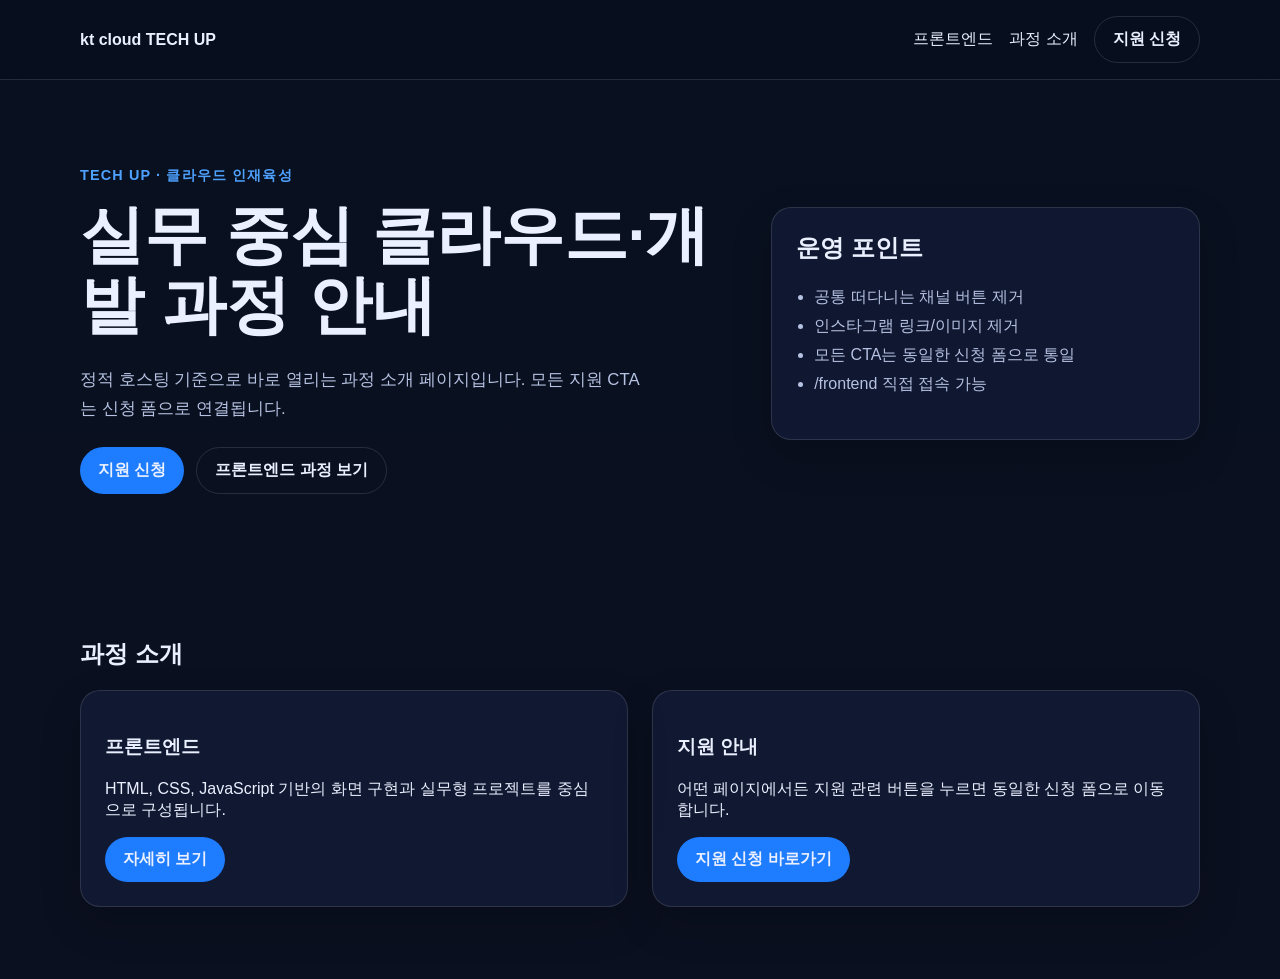
<file: index.html>
<!DOCTYPE html>
<html lang="ko">
<head>
  <meta charset="UTF-8" />
  <meta name="viewport" content="width=device-width, initial-scale=1.0" />
  <title>TECH UP (클라우드 인재육성) | kt cloud</title>
  <meta name="description" content="kt cloud TECH UP 과정 소개와 신청 안내" />
  <meta property="og:title" content="TECH UP (클라우드 인재육성) | kt cloud" />
  <meta property="og:description" content="직접 URL로 접근 가능한 TECH UP 정적 사이트" />
  <meta property="og:type" content="website" />
  <link rel="stylesheet" href="./styles.css" />
</head>
<body>
  <header class="site-header">
    <div class="container header-inner">
      <a class="brand" href="./">kt cloud TECH UP</a>
      <nav class="nav">
        <a href="./frontend">프론트엔드</a>
        <a href="#process">과정 소개</a>
        <a class="cta ghost" href="https://forms.gle/zZFbDgqRrS6WZeDd9" target="_blank" rel="noreferrer">지원 신청</a>
      </nav>
    </div>
  </header>

  <main>
    <section class="hero">
      <div class="container hero-grid">
        <div>
          <p class="eyebrow">TECH UP · 클라우드 인재육성</p>
          <h1>실무 중심 클라우드·개발 과정 안내</h1>
          <p class="lead">정적 호스팅 기준으로 바로 열리는 과정 소개 페이지입니다. 모든 지원 CTA는 신청 폼으로 연결됩니다.</p>
          <div class="actions">
            <a class="cta" href="https://forms.gle/zZFbDgqRrS6WZeDd9" target="_blank" rel="noreferrer">지원 신청</a>
            <a class="cta secondary" href="./frontend">프론트엔드 과정 보기</a>
          </div>
        </div>
        <div class="hero-card">
          <h2>운영 포인트</h2>
          <ul>
            <li>공통 떠다니는 채널 버튼 제거</li>
            <li>인스타그램 링크/이미지 제거</li>
            <li>모든 CTA는 동일한 신청 폼으로 통일</li>
            <li>/frontend 직접 접속 가능</li>
          </ul>
        </div>
      </div>
    </section>

    <section class="section" id="process">
      <div class="container">
        <h2>과정 소개</h2>
        <div class="cards">
          <article class="card">
            <h3>프론트엔드</h3>
            <p>HTML, CSS, JavaScript 기반의 화면 구현과 실무형 프로젝트를 중심으로 구성됩니다.</p>
            <a href="./frontend">자세히 보기</a>
          </article>
          <article class="card">
            <h3>지원 안내</h3>
            <p>어떤 페이지에서든 지원 관련 버튼을 누르면 동일한 신청 폼으로 이동합니다.</p>
            <a href="https://forms.gle/zZFbDgqRrS6WZeDd9" target="_blank" rel="noreferrer">지원 신청 바로가기</a>
          </article>
        </div>
      </div>
    </section>
  </main>
  <script src="./app.js" defer></script>
</body>
</html>
</file>
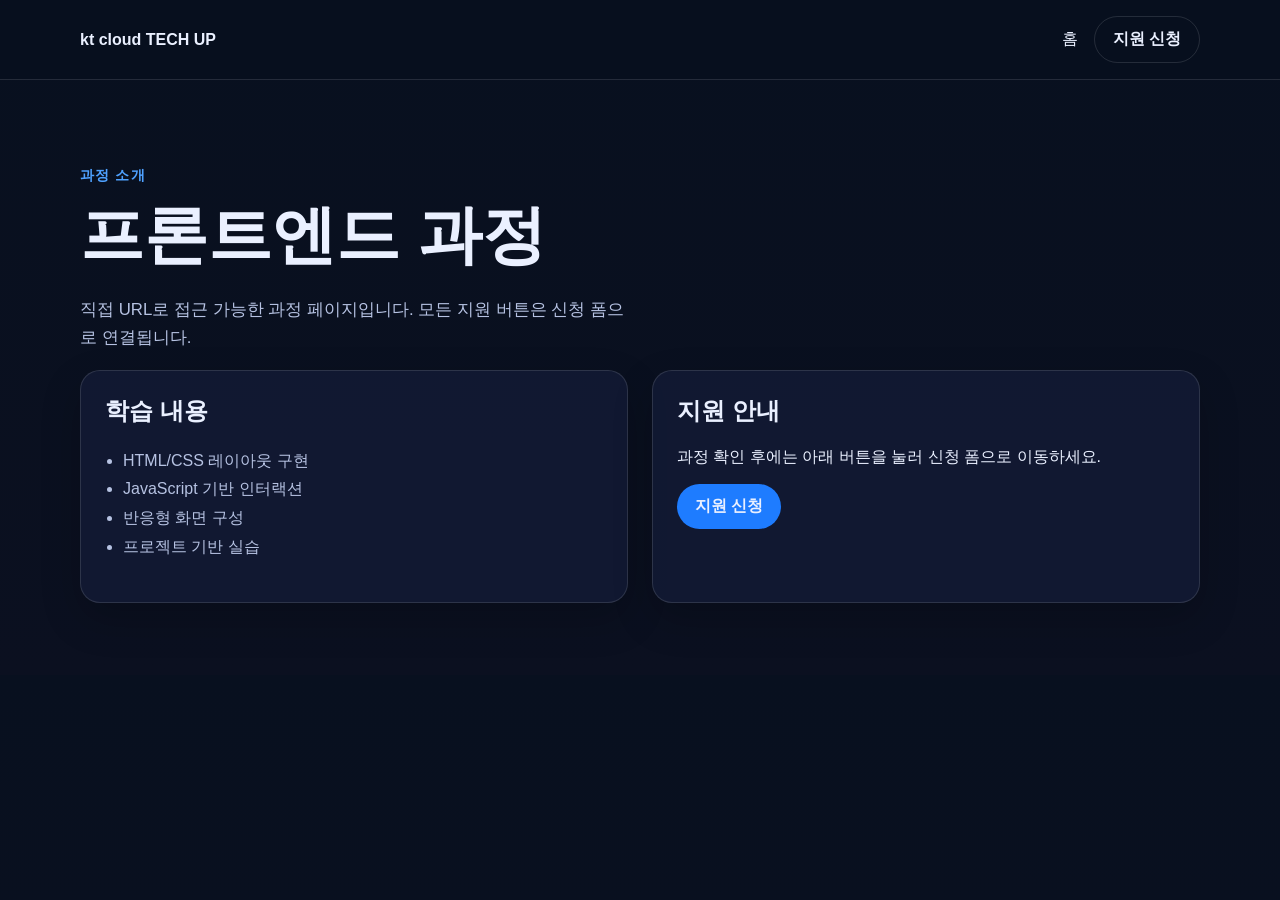
<file: frontend/index.html>
<!DOCTYPE html>
<html lang="ko">
<head>
  <meta charset="UTF-8" />
  <meta name="viewport" content="width=device-width, initial-scale=1.0" />
  <title>프론트엔드 과정 | kt cloud TECH UP</title>
  <meta name="description" content="프론트엔드 과정 소개" />
  <link rel="stylesheet" href="../styles.css" />
</head>
<body>
  <header class="site-header">
    <div class="container header-inner">
      <a class="brand" href="../">kt cloud TECH UP</a>
      <nav class="nav">
        <a href="../">홈</a>
        <a class="cta ghost" href="https://forms.gle/zZFbDgqRrS6WZeDd9" target="_blank" rel="noreferrer">지원 신청</a>
      </nav>
    </div>
  </header>

  <main class="section">
    <div class="container course-page">
      <p class="eyebrow">과정 소개</p>
      <h1>프론트엔드 과정</h1>
      <p class="lead">직접 URL로 접근 가능한 과정 페이지입니다. 모든 지원 버튼은 신청 폼으로 연결됩니다.</p>

      <div class="content-grid">
        <article class="card">
          <h2>학습 내용</h2>
          <ul>
            <li>HTML/CSS 레이아웃 구현</li>
            <li>JavaScript 기반 인터랙션</li>
            <li>반응형 화면 구성</li>
            <li>프로젝트 기반 실습</li>
          </ul>
        </article>
        <article class="card">
          <h2>지원 안내</h2>
          <p>과정 확인 후에는 아래 버튼을 눌러 신청 폼으로 이동하세요.</p>
          <a class="cta" href="https://forms.gle/zZFbDgqRrS6WZeDd9" target="_blank" rel="noreferrer">지원 신청</a>
        </article>
      </div>
    </div>
  </main>
</body>
</html>
</file>
<file: styles.css>
:root {
  --bg: #0b1020;
  --card: #121a33;
  --text: #eaf0ff;
  --muted: #b6c2e2;
  --accent: #4ea1ff;
  --accent-2: #1e7cff;
  --line: rgba(255,255,255,.12);
}
* { box-sizing: border-box; }
body {
  margin: 0;
  font-family: Arial, sans-serif;
  color: var(--text);
  background: linear-gradient(180deg, #08101f 0%, #0b1020 100%);
}
a { color: inherit; text-decoration: none; }
.container { width: min(1120px, calc(100% - 40px)); margin: 0 auto; }
.site-header { position: sticky; top: 0; background: rgba(8,16,31,.85); backdrop-filter: blur(12px); border-bottom: 1px solid var(--line); z-index: 10; }
.header-inner { display: flex; justify-content: space-between; align-items: center; padding: 16px 0; gap: 16px; }
.brand { font-weight: 700; }
.nav { display: flex; gap: 16px; align-items: center; flex-wrap: wrap; }
.hero, .section { padding: 72px 0; }
.hero-grid, .content-grid, .cards { display: grid; gap: 24px; }
.hero-grid { grid-template-columns: 1.4fr .9fr; align-items: center; }
.content-grid, .cards { grid-template-columns: repeat(auto-fit, minmax(260px, 1fr)); }
.eyebrow { color: var(--accent); font-size: .9rem; font-weight: 700; letter-spacing: .08em; text-transform: uppercase; }
h1 { font-size: clamp(2.2rem, 6vw, 4rem); margin: .2em 0 .4em; line-height: 1.1; }
h2 { margin-top: 0; }
.lead { color: var(--muted); font-size: 1.05rem; line-height: 1.7; max-width: 60ch; }
.actions { display: flex; gap: 12px; flex-wrap: wrap; margin-top: 24px; }
.cta, .card a { display: inline-flex; align-items: center; justify-content: center; padding: 12px 18px; border-radius: 999px; background: var(--accent-2); font-weight: 700; }
.cta.secondary { background: transparent; border: 1px solid var(--line); }
.cta.ghost { background: transparent; border: 1px solid var(--line); }
.hero-card, .card { background: rgba(18,26,51,.9); border: 1px solid var(--line); border-radius: 20px; padding: 24px; box-shadow: 0 16px 40px rgba(0,0,0,.2); }
ul { color: var(--muted); line-height: 1.8; padding-left: 18px; }
@media (max-width: 760px) {
  .hero-grid { grid-template-columns: 1fr; }
  .header-inner { align-items: flex-start; flex-direction: column; }
}
</file>
